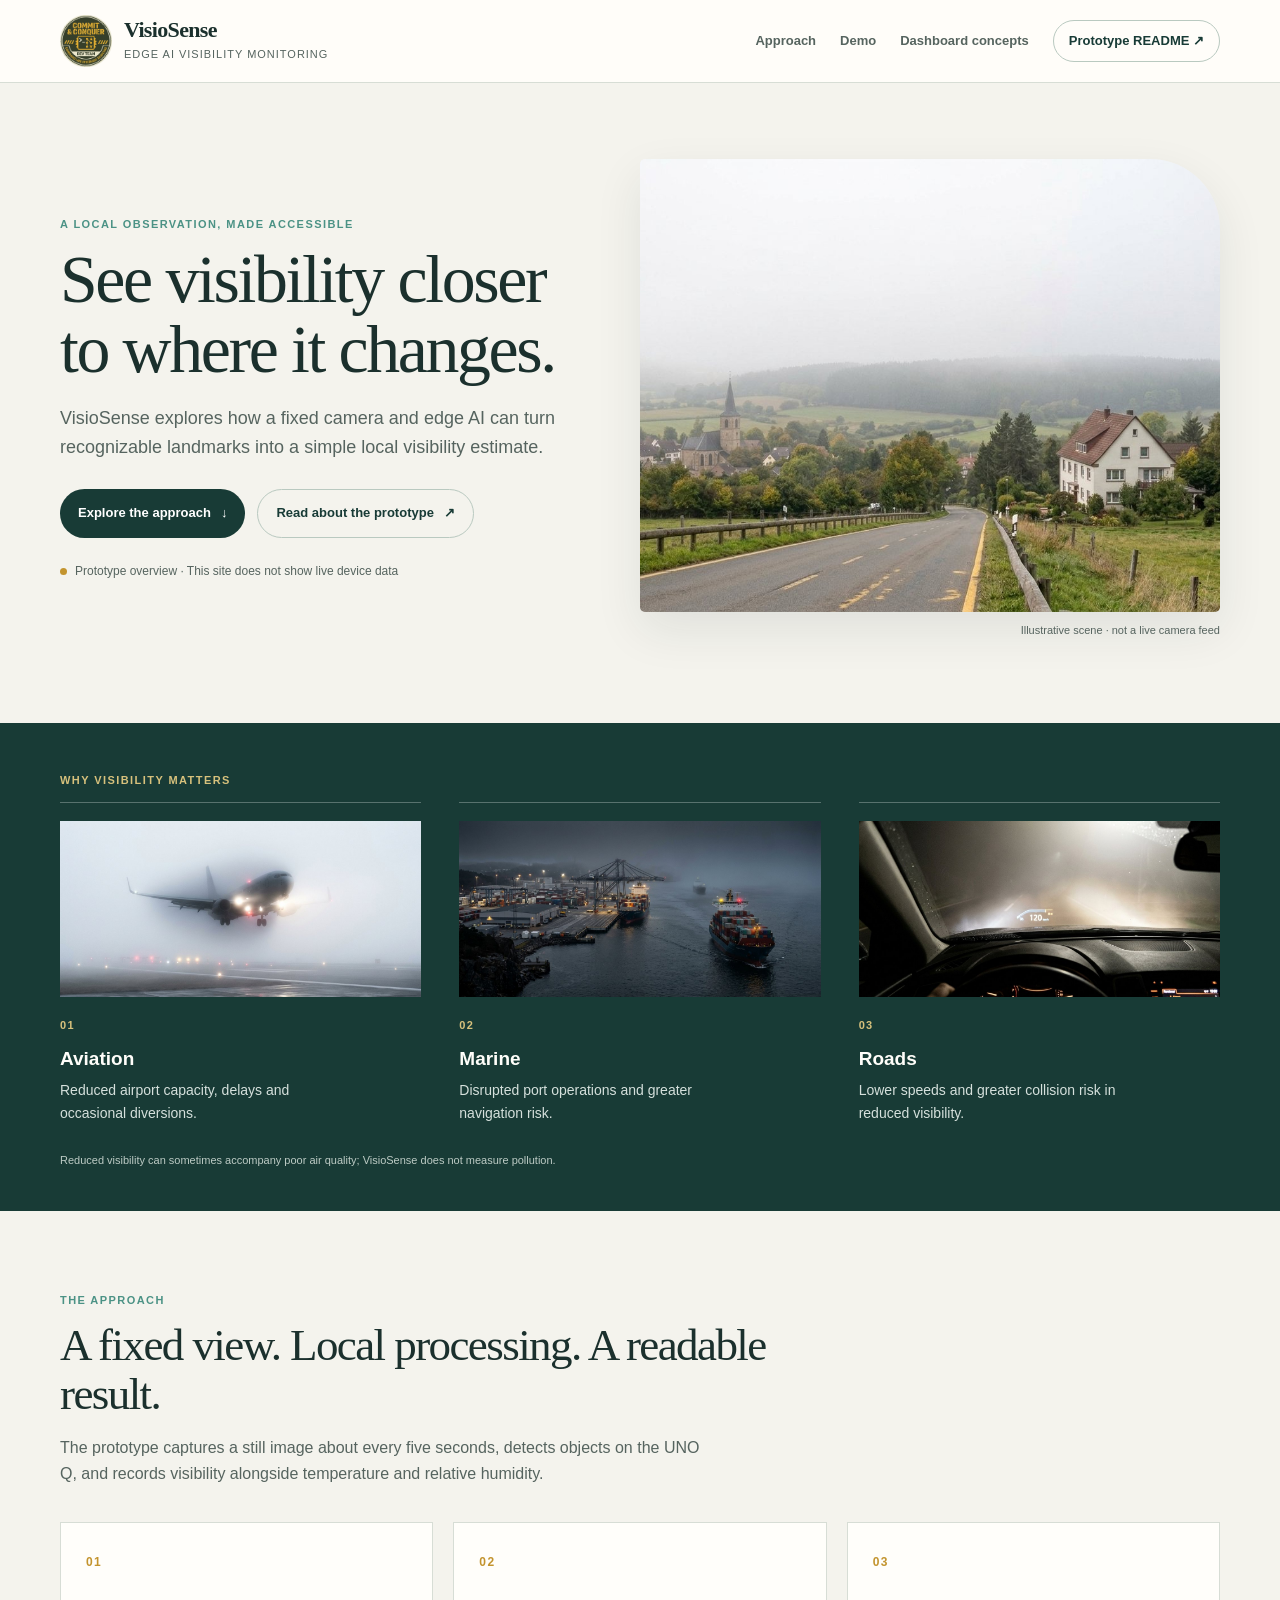
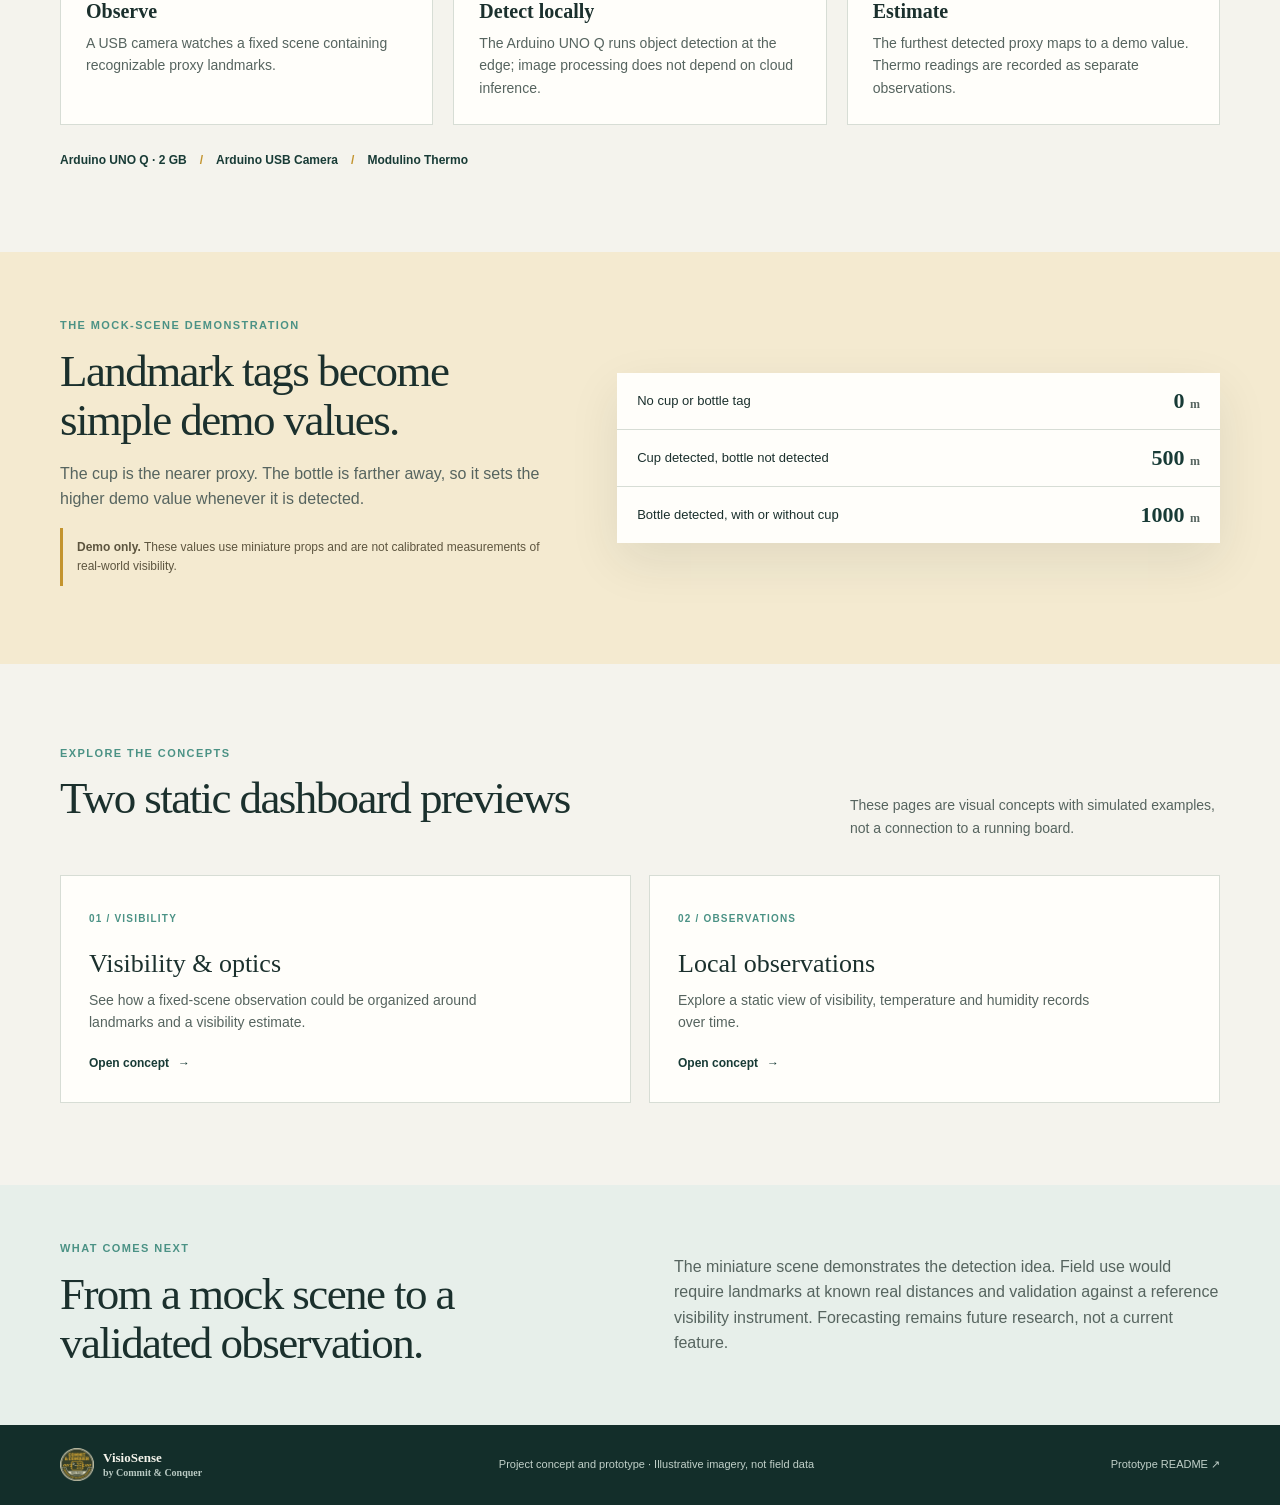
<file: mockup_interface/site/index.html>
<!doctype html>
<html lang="en">
  <head>
    <meta charset="utf-8">
    <meta name="viewport" content="width=device-width, initial-scale=1">
    <meta name="description" content="VisioSense explores local visibility monitoring with an Arduino UNO Q, a fixed camera and edge AI.">
    <meta name="theme-color" content="#183b36">
    <title>VisioSense — Local visibility, observed</title>
    <link rel="stylesheet" href="assets/styles.css">
  </head>
  <body>
    <header class="site-header">
      <div class="container header-inner">
        <a class="brand" href="index.html" aria-label="VisioSense home">
          <img src="assets/team-logo.png" alt="Commit &amp; Conquer team badge">
          <span><strong>VisioSense</strong><small>Edge AI visibility monitoring</small></span>
        </a>
        <nav class="main-nav" aria-label="Main navigation">
          <a href="#approach">Approach</a>
          <a href="#demo">Demo</a>
          <a href="#previews">Dashboard concepts</a>
          <a class="nav-cta" href="https://github.com/tackandr/Junction2026/blob/master/visiosense/README.md">Prototype README <span aria-hidden="true">↗</span></a>
        </nav>
      </div>
    </header>

    <main>
      <section class="hero container">
        <div class="hero-copy">
          <p class="eyebrow">A local observation, made accessible</p>
          <h1>See visibility closer to where it changes.</h1>
          <p class="hero-lede">VisioSense explores how a fixed camera and edge AI can turn recognizable landmarks into a simple local visibility estimate.</p>
          <div class="button-row">
            <a class="button button-primary" href="#approach">Explore the approach <span aria-hidden="true">↓</span></a>
            <a class="button button-secondary" href="https://github.com/tackandr/Junction2026/blob/master/visiosense/README.md">Read about the prototype <span aria-hidden="true">↗</span></a>
          </div>
          <p class="hero-note"><span class="status-dot" aria-hidden="true"></span> Prototype overview · This site does not show live device data</p>
        </div>
        <figure class="hero-visual">
          <img src="assets/fog-scene.jpg" alt="Illustrative landscape with a road and distant landmarks partly obscured by fog">
          <figcaption>Illustrative scene · not a live camera feed</figcaption>
        </figure>
      </section>

      <section class="impact-band">
        <div class="container impact-inner">
          <p class="eyebrow">Why visibility matters</p>
          <div class="impact-grid">
            <article><img src="assets/airport-fog.jpg" alt="Illustration of a plane landing through fog"><span class="impact-index">01</span><h2>Aviation</h2><p>Reduced airport capacity, delays and occasional diversions.</p></article>
            <article><img src="assets/harbor-fog.jpg" alt="Illustration of cargo ships in a foggy harbor"><span class="impact-index">02</span><h2>Marine</h2><p>Disrupted port operations and greater navigation risk.</p></article>
            <article><img src="assets/road-fog.jpg" alt="Illustration of a driver traveling on a foggy road"><span class="impact-index">03</span><h2>Roads</h2><p>Lower speeds and greater collision risk in reduced visibility.</p></article>
          </div>
          <p class="fine-print">Reduced visibility can sometimes accompany poor air quality; VisioSense does not measure pollution.</p>
        </div>
      </section>

      <section class="section container" id="approach">
        <div class="section-heading">
          <p class="eyebrow">The approach</p>
          <h2>A fixed view. Local processing. A readable result.</h2>
          <p>The prototype captures a still image about every five seconds, detects objects on the UNO Q, and records visibility alongside temperature and relative humidity.</p>
        </div>
        <div class="process-grid">
          <article class="process-step"><span class="step-number">01</span><h3>Observe</h3><p>A USB camera watches a fixed scene containing recognizable proxy landmarks.</p></article>
          <article class="process-step"><span class="step-number">02</span><h3>Detect locally</h3><p>The Arduino UNO Q runs object detection at the edge; image processing does not depend on cloud inference.</p></article>
          <article class="process-step"><span class="step-number">03</span><h3>Estimate</h3><p>The furthest detected proxy maps to a demo value. Thermo readings are recorded as separate observations.</p></article>
        </div>
        <div class="hardware-line">
          <span>Arduino UNO Q · 2 GB</span><span aria-hidden="true">/</span><span>Arduino USB Camera</span><span aria-hidden="true">/</span><span>Modulino Thermo</span>
        </div>
      </section>

      <section class="demo-section" id="demo">
        <div class="container demo-layout">
          <div>
            <p class="eyebrow">The mock-scene demonstration</p>
            <h2>Landmark tags become simple demo values.</h2>
            <p>The cup is the nearer proxy. The bottle is farther away, so it sets the higher demo value whenever it is detected.</p>
            <p class="notice"><strong>Demo only.</strong> These values use miniature props and are not calibrated measurements of real-world visibility.</p>
          </div>
          <div class="mapping-list" aria-label="Demo mapping from detected objects to displayed values">
            <div><span>No cup or bottle tag</span><strong>0 <small>m</small></strong></div>
            <div><span>Cup detected, bottle not detected</span><strong>500 <small>m</small></strong></div>
            <div><span>Bottle detected, with or without cup</span><strong>1000 <small>m</small></strong></div>
          </div>
        </div>
      </section>

      <section class="section container preview-section" id="previews">
        <div class="section-heading section-heading-row">
          <div><p class="eyebrow">Explore the concepts</p><h2>Two static dashboard previews</h2></div>
          <p>These pages are visual concepts with simulated examples, not a connection to a running board.</p>
        </div>
        <div class="preview-grid">
          <a class="preview-card" href="visibility.html">
            <span class="preview-number">01 / VISIBILITY</span>
            <h3>Visibility &amp; optics</h3>
            <p>See how a fixed-scene observation could be organized around landmarks and a visibility estimate.</p>
            <span class="preview-link">Open concept <span aria-hidden="true">→</span></span>
          </a>
          <a class="preview-card" href="realtime.html">
            <span class="preview-number">02 / OBSERVATIONS</span>
            <h3>Local observations</h3>
            <p>Explore a static view of visibility, temperature and humidity records over time.</p>
            <span class="preview-link">Open concept <span aria-hidden="true">→</span></span>
          </a>
        </div>
      </section>

      <section class="future-section">
        <div class="container future-inner">
          <div><p class="eyebrow">What comes next</p><h2>From a mock scene to a validated observation.</h2></div>
          <p>The miniature scene demonstrates the detection idea. Field use would require landmarks at known real distances and validation against a reference visibility instrument. Forecasting remains future research, not a current feature.</p>
        </div>
      </section>
    </main>

    <footer class="site-footer">
      <div class="container footer-inner">
        <div class="footer-brand"><img src="assets/team-logo.png" alt=""><span>VisioSense <small>by Commit &amp; Conquer</small></span></div>
        <p>Project concept and prototype · Illustrative imagery, not field data</p>
        <a href="https://github.com/tackandr/Junction2026/blob/master/visiosense/README.md">Prototype README <span aria-hidden="true">↗</span></a>
      </div>
    </footer>
  </body>
</html>
</file>
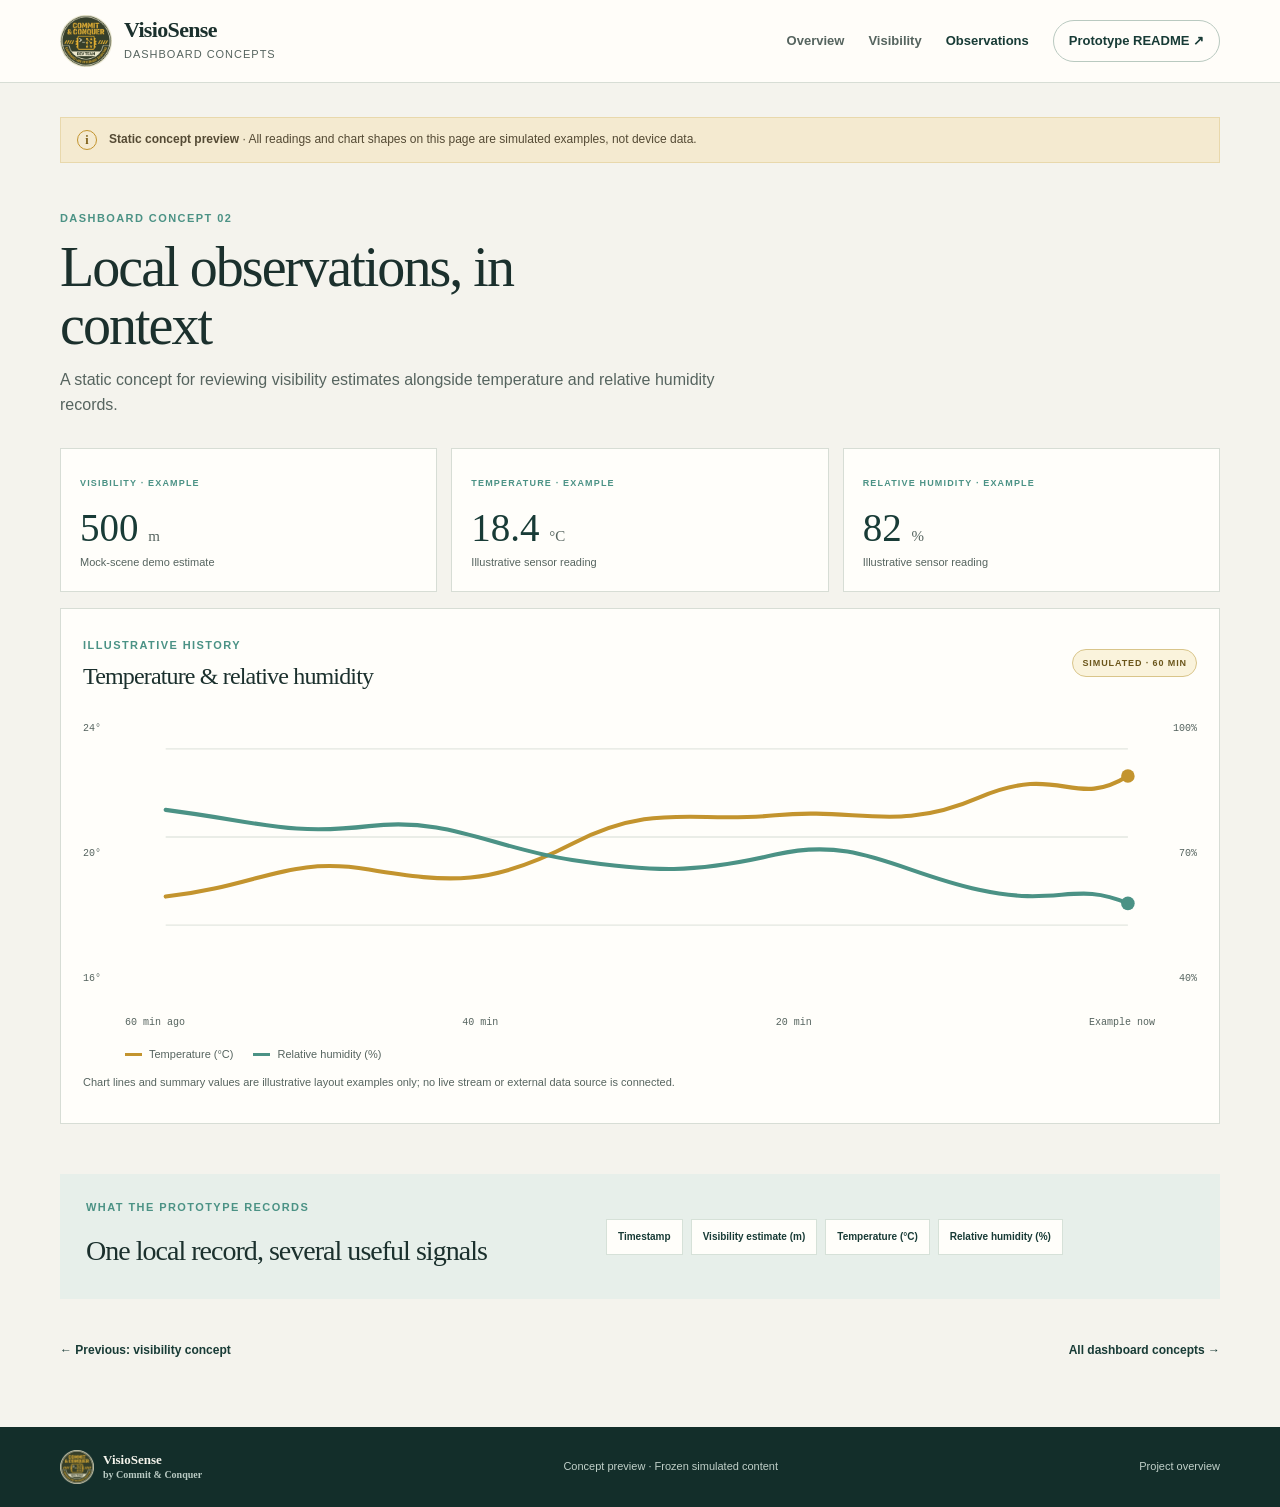
<file: mockup_interface/site/realtime.html>
<!doctype html>
<html lang="en">
  <head>
    <meta charset="utf-8">
    <meta name="viewport" content="width=device-width, initial-scale=1">
    <meta name="description" content="Static concept preview for time-stamped VisioSense observations.">
    <meta name="theme-color" content="#183b36">
    <title>Observations concept — VisioSense</title>
    <link rel="stylesheet" href="assets/styles.css">
  </head>
  <body>
    <header class="site-header">
      <div class="container header-inner">
        <a class="brand" href="index.html" aria-label="VisioSense home"><img src="assets/team-logo.png" alt="Commit &amp; Conquer team badge"><span><strong>VisioSense</strong><small>Dashboard concepts</small></span></a>
        <nav class="main-nav" aria-label="Main navigation"><a href="index.html">Overview</a><a href="visibility.html">Visibility</a><a aria-current="page" href="realtime.html">Observations</a><a class="nav-cta" href="https://github.com/tackandr/Junction2026/blob/master/visiosense/README.md">Prototype README <span aria-hidden="true">↗</span></a></nav>
      </div>
    </header>
    <main class="container page-main">
      <div class="preview-banner"><span class="preview-icon" aria-hidden="true">i</span><p><strong>Static concept preview</strong> · All readings and chart shapes on this page are simulated examples, not device data.</p></div>
      <section class="page-intro">
        <p class="eyebrow">Dashboard concept 02</p>
        <h1>Local observations, in context</h1>
        <p>A static concept for reviewing visibility estimates alongside temperature and relative humidity records.</p>
      </section>
      <section class="summary-grid" aria-label="Simulated example measurements">
        <article class="summary-panel"><span class="eyebrow">VISIBILITY · EXAMPLE</span><p class="summary-value">500 <small>m</small></p><p>Mock-scene demo estimate</p></article>
        <article class="summary-panel"><span class="eyebrow">TEMPERATURE · EXAMPLE</span><p class="summary-value">18.4 <small>°C</small></p><p>Illustrative sensor reading</p></article>
        <article class="summary-panel"><span class="eyebrow">RELATIVE HUMIDITY · EXAMPLE</span><p class="summary-value">82 <small>%</small></p><p>Illustrative sensor reading</p></article>
      </section>
      <section class="chart-panel" aria-labelledby="trend-title">
        <div class="panel-heading"><div><span class="eyebrow">Illustrative history</span><h2 id="trend-title">Temperature &amp; relative humidity</h2></div><span class="static-tag">SIMULATED · 60 MIN</span></div>
        <div class="chart-wrap">
          <div class="chart-axis-labels" aria-hidden="true"><span>24°</span><span>20°</span><span>16°</span></div>
          <div class="chart-axis-labels chart-axis-right" aria-hidden="true"><span>100%</span><span>70%</span><span>40%</span></div>
          <svg class="trend-chart" viewBox="0 0 760 220" role="img" aria-labelledby="chart-title chart-desc">
            <title id="chart-title">Simulated temperature and relative humidity trend</title>
            <desc id="chart-desc">Illustrative static curves over one hour. They do not represent measured sensor data.</desc>
            <line x1="30" y1="25" x2="740" y2="25" class="grid-line"/><line x1="30" y1="90" x2="740" y2="90" class="grid-line"/><line x1="30" y1="155" x2="740" y2="155" class="grid-line"/>
            <path d="M30 134 C100 126,120 104,180 114 S270 126,330 95 S420 80,480 74 S570 87,630 61 S700 70,740 45" class="chart-temp"/>
            <path d="M30 70 C100 79,120 89,180 82 S270 98,330 107 S420 117,480 103 S570 116,630 129 S700 122,740 139" class="chart-rh"/>
            <circle cx="740" cy="45" r="5" class="chart-dot-temp"/><circle cx="740" cy="139" r="5" class="chart-dot-rh"/>
          </svg>
          <div class="chart-time-labels"><span>60 min ago</span><span>40 min</span><span>20 min</span><span>Example now</span></div>
        </div>
        <div class="chart-legend"><span><i class="legend-temp"></i>Temperature (°C)</span><span><i class="legend-rh"></i>Relative humidity (%)</span></div>
        <p class="fine-print">Chart lines and summary values are illustrative layout examples only; no live stream or external data source is connected.</p>
      </section>
      <section class="record-section">
        <div><p class="eyebrow">What the prototype records</p><h2>One local record, several useful signals</h2></div>
        <div class="record-fields"><span>Timestamp</span><span>Visibility estimate (m)</span><span>Temperature (°C)</span><span>Relative humidity (%)</span></div>
      </section>
      <div class="page-end-links"><a class="text-link" href="visibility.html">← Previous: visibility concept</a><a class="text-link" href="index.html#previews">All dashboard concepts →</a></div>
    </main>
    <footer class="site-footer"><div class="container footer-inner"><div class="footer-brand"><img src="assets/team-logo.png" alt=""><span>VisioSense <small>by Commit &amp; Conquer</small></span></div><p>Concept preview · Frozen simulated content</p><a href="index.html">Project overview</a></div></footer>
  </body>
</html>
</file>
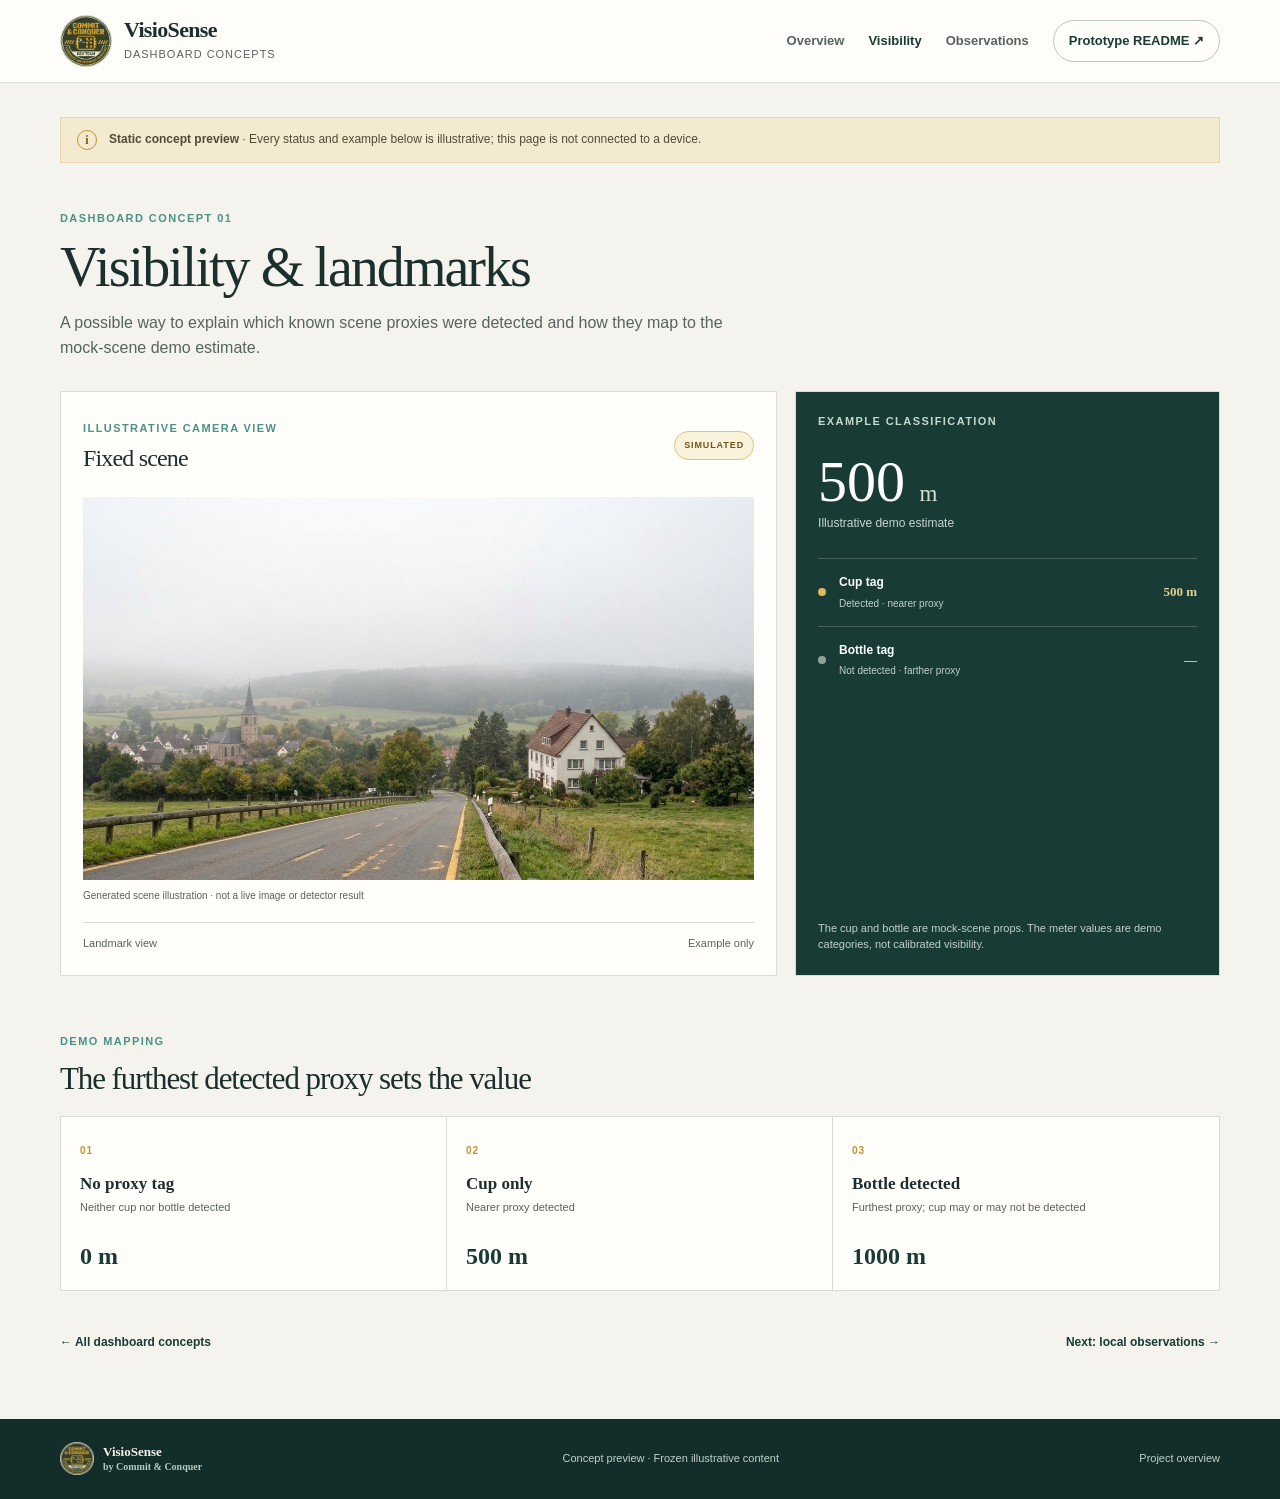
<file: mockup_interface/site/visibility.html>
<!doctype html>
<html lang="en">
  <head>
    <meta charset="utf-8">
    <meta name="viewport" content="width=device-width, initial-scale=1">
    <meta name="description" content="Static concept preview for landmark-based visibility monitoring.">
    <meta name="theme-color" content="#183b36">
    <title>Visibility concept — VisioSense</title>
    <link rel="stylesheet" href="assets/styles.css">
  </head>
  <body>
    <header class="site-header">
      <div class="container header-inner">
        <a class="brand" href="index.html" aria-label="VisioSense home"><img src="assets/team-logo.png" alt="Commit &amp; Conquer team badge"><span><strong>VisioSense</strong><small>Dashboard concepts</small></span></a>
        <nav class="main-nav" aria-label="Main navigation"><a href="index.html">Overview</a><a aria-current="page" href="visibility.html">Visibility</a><a href="realtime.html">Observations</a><a class="nav-cta" href="https://github.com/tackandr/Junction2026/blob/master/visiosense/README.md">Prototype README <span aria-hidden="true">↗</span></a></nav>
      </div>
    </header>
    <main class="container page-main">
      <div class="preview-banner"><span class="preview-icon" aria-hidden="true">i</span><p><strong>Static concept preview</strong> · Every status and example below is illustrative; this page is not connected to a device.</p></div>
      <section class="page-intro">
        <p class="eyebrow">Dashboard concept 01</p>
        <h1>Visibility &amp; landmarks</h1>
        <p>A possible way to explain which known scene proxies were detected and how they map to the mock-scene demo estimate.</p>
      </section>
      <section class="visibility-layout" aria-label="Illustrative visibility dashboard">
        <article class="scene-panel">
          <div class="panel-heading"><div><span class="eyebrow">Illustrative camera view</span><h2>Fixed scene</h2></div><span class="static-tag">SIMULATED</span></div>
          <figure class="scene-image"><img src="assets/fog-scene.jpg" alt="Generated illustration of a road and distant buildings in fog"><figcaption>Generated scene illustration · not a live image or detector result</figcaption></figure>
          <div class="scene-caption"><span>Landmark view</span><span>Example only</span></div>
        </article>
        <aside class="estimate-panel">
          <span class="eyebrow">Example classification</span>
          <p class="example-value">500 <span>m</span></p>
          <p class="example-caption">Illustrative demo estimate</p>
          <div class="example-rule"><span class="state-dot state-on" aria-hidden="true"></span><div><strong>Cup tag</strong><small>Detected · nearer proxy</small></div><b>500 m</b></div>
          <div class="example-rule"><span class="state-dot" aria-hidden="true"></span><div><strong>Bottle tag</strong><small>Not detected · farther proxy</small></div><b>—</b></div>
          <p class="fine-print">The cup and bottle are mock-scene props. The meter values are demo categories, not calibrated visibility.</p>
        </aside>
      </section>
      <section class="range-section">
        <div class="section-heading"><p class="eyebrow">Demo mapping</p><h2>The furthest detected proxy sets the value</h2></div>
        <div class="range-grid">
          <article><span class="range-index">01</span><h3>No proxy tag</h3><p>Neither cup nor bottle detected</p><strong>0 m</strong></article>
          <article><span class="range-index">02</span><h3>Cup only</h3><p>Nearer proxy detected</p><strong>500 m</strong></article>
          <article><span class="range-index">03</span><h3>Bottle detected</h3><p>Furthest proxy; cup may or may not be detected</p><strong>1000 m</strong></article>
        </div>
      </section>
      <div class="page-end-links"><a class="text-link" href="index.html#previews">← All dashboard concepts</a><a class="text-link" href="realtime.html">Next: local observations →</a></div>
    </main>
    <footer class="site-footer"><div class="container footer-inner"><div class="footer-brand"><img src="assets/team-logo.png" alt=""><span>VisioSense <small>by Commit &amp; Conquer</small></span></div><p>Concept preview · Frozen illustrative content</p><a href="index.html">Project overview</a></div></footer>
  </body>
</html>
</file>
<file: mockup_interface/site/assets/styles.css>
:root {
  color-scheme: light;
  --paper: #f4f3ed;
  --surface: #fffefa;
  --ink: #1b302d;
  --muted: #56645f;
  --line: #d7ddd5;
  --pine: #183b36;
  --pine-soft: #e7efea;
  --gold: #c3942e;
  --gold-soft: #f4ead0;
  --teal: #4b9285;
  --shadow: 0 18px 48px rgba(25, 48, 43, .09);
  font-family: Inter, "Avenir Next", Avenir, "Segoe UI", sans-serif;
}

* { box-sizing: border-box; }
html { scroll-behavior: smooth; }
body { margin: 0; background: var(--paper); color: var(--ink); line-height: 1.6; }
a { color: inherit; }
img { max-width: 100%; display: block; }
.container { width: min(1160px, calc(100% - 48px)); margin-inline: auto; }
.site-header { background: rgba(255, 254, 250, .96); border-bottom: 1px solid var(--line); }
.header-inner { min-height: 82px; display: flex; align-items: center; justify-content: space-between; gap: 24px; }
.brand { display: inline-flex; align-items: center; gap: 12px; text-decoration: none; flex: 0 0 auto; }
.brand img { width: 52px; height: 52px; object-fit: contain; }
.brand strong { display: block; font-family: Georgia, "Times New Roman", serif; font-size: 22px; font-weight: 600; letter-spacing: -.03em; line-height: 1.1; }
.brand small { display: block; color: var(--muted); font-size: 11px; letter-spacing: .09em; text-transform: uppercase; margin-top: 4px; }
.main-nav { display: flex; align-items: center; justify-content: flex-end; gap: 24px; flex-wrap: wrap; }
.main-nav a { color: var(--muted); text-decoration: none; font-size: 13px; font-weight: 600; }
.main-nav a:hover, .main-nav a[aria-current="page"] { color: var(--pine); }
.main-nav .nav-cta { color: var(--pine); border: 1px solid #b9c9c0; border-radius: 999px; padding: 10px 15px; }
.hero { display: grid; grid-template-columns: minmax(0, .95fr) minmax(0, 1.05fr); gap: 56px; align-items: center; padding-block: 76px 84px; }
.hero-copy { padding-block: 14px; }
.eyebrow { color: var(--teal); font-size: 11px; font-weight: 800; letter-spacing: .13em; line-height: 1.4; margin: 0 0 13px; text-transform: uppercase; }
h1, h2, h3, p { margin-top: 0; }
h1, h2, h3 { color: var(--ink); }
h1, h2 { font-family: Georgia, "Times New Roman", serif; font-weight: 500; letter-spacing: -.035em; }
h1 { max-width: 600px; font-size: clamp(44px, 5.3vw, 68px); line-height: 1.02; margin-bottom: 20px; }
.hero-lede { color: var(--muted); max-width: 540px; font-size: 18px; line-height: 1.6; }
.button-row { display: flex; flex-wrap: wrap; gap: 12px; margin-top: 28px; }
.button { border-radius: 999px; padding: 13px 18px; display: inline-flex; align-items: center; gap: 10px; text-decoration: none; font-size: 13px; font-weight: 700; transition: transform .15s ease, background .15s ease; }
.button:hover { transform: translateY(-2px); }
.button-primary { background: var(--pine); color: white; }
.button-primary:hover { background: #23544c; }
.button-secondary { border: 1px solid #b9c9c0; color: var(--pine); background: transparent; }
.hero-note { margin: 24px 0 0; color: var(--muted); font-size: 12px; display: flex; gap: 8px; align-items: center; }
.status-dot { width: 7px; height: 7px; border-radius: 50%; background: var(--gold); display: inline-block; }
.hero-visual { margin: 0; position: relative; }
.hero-visual img { width: 100%; aspect-ratio: 1.28; object-fit: cover; border-radius: 5px 70px 5px 5px; box-shadow: var(--shadow); }
.hero-visual figcaption { color: var(--muted); font-size: 11px; margin-top: 10px; text-align: right; }
.impact-band { background: var(--pine); color: #f5f4ec; padding-block: 50px 42px; }
.impact-band .eyebrow { color: #d7c17c; }
.impact-grid { display: grid; grid-template-columns: repeat(3, 1fr); gap: 38px; }
.impact-grid article { border-top: 1px solid rgba(255,255,255,.28); padding-top: 18px; }
.impact-grid img { width: 100%; aspect-ratio: 2.05; object-fit: cover; margin: 0 0 14px; }
.impact-index { color: #d7c17c; font-size: 11px; font-weight: 800; letter-spacing: .12em; }
.impact-grid h2 { color: #fffefa; font-family: inherit; font-size: 19px; font-weight: 600; line-height: 1.3; letter-spacing: 0; margin: 10px 0 8px; }
.impact-grid p { color: #d5e0dc; font-size: 14px; max-width: 290px; margin: 0; }
.fine-print { color: var(--muted); font-size: 11px; line-height: 1.5; }
.impact-band .fine-print { color: #bdcbc5; margin: 28px 0 0; }
.section { padding-block: 82px; }
.section-heading { max-width: 710px; margin-bottom: 36px; }
.section-heading h2, .demo-layout h2, .future-inner h2 { font-size: clamp(31px, 4vw, 45px); line-height: 1.1; margin-bottom: 15px; }
.section-heading > p:last-child { max-width: 660px; color: var(--muted); font-size: 16px; margin-bottom: 0; }
.process-grid { display: grid; grid-template-columns: repeat(3, 1fr); gap: 20px; }
.process-step { background: var(--surface); border: 1px solid var(--line); padding: 25px; min-height: 180px; }
.step-number { color: var(--gold); font-size: 12px; font-weight: 800; letter-spacing: .12em; }
.process-step h3 { font: 600 20px/1.3 Georgia, "Times New Roman", serif; margin: 24px 0 8px; }
.process-step p { color: var(--muted); font-size: 14px; margin: 0; }
.hardware-line { display: flex; flex-wrap: wrap; gap: 13px; align-items: center; margin-top: 26px; color: var(--pine); font-size: 12px; font-weight: 700; }
.hardware-line span:nth-child(even) { color: var(--gold); }
.demo-section { background: var(--gold-soft); padding-block: 66px; }
.demo-layout { display: grid; grid-template-columns: .9fr 1.1fr; align-items: center; gap: 64px; }
.demo-layout > div:first-child > p:not(.eyebrow):not(.notice) { color: var(--muted); }
.notice { border-left: 3px solid var(--gold); padding: 10px 0 10px 14px; color: #5d553f; font-size: 12px; }
.mapping-list { background: var(--surface); box-shadow: var(--shadow); }
.mapping-list > div { display: flex; align-items: center; justify-content: space-between; gap: 20px; padding: 17px 20px; border-bottom: 1px solid var(--line); font-size: 13px; }
.mapping-list > div:last-child { border-bottom: 0; }
.mapping-list strong { color: var(--pine); font: 600 22px/1 Georgia, "Times New Roman", serif; white-space: nowrap; }
.mapping-list small { font-family: inherit; font-size: 12px; font-weight: 600; line-height: 1; color: var(--muted); }
.section-heading-row { display: flex; align-items: end; justify-content: space-between; gap: 40px; max-width: none; }
.section-heading-row > p { max-width: 370px !important; font-size: 14px !important; }
.preview-grid { display: grid; grid-template-columns: repeat(2, 1fr); gap: 18px; }
.preview-card { display: block; padding: 28px; background: var(--surface); border: 1px solid var(--line); text-decoration: none; transition: transform .15s ease, box-shadow .15s ease; }
.preview-card:hover { transform: translateY(-3px); box-shadow: var(--shadow); }
.preview-number { color: var(--teal); font-size: 10px; font-weight: 800; letter-spacing: .12em; }
.preview-card h3 { font: 500 26px/1.2 Georgia, "Times New Roman", serif; margin: 18px 0 10px; }
.preview-card p { color: var(--muted); max-width: 440px; font-size: 14px; }
.preview-link { display: inline-flex; gap: 9px; align-items: center; color: var(--pine); font-size: 12px; font-weight: 800; margin-top: 6px; }
.future-section { background: var(--pine-soft); padding-block: 56px; }
.future-inner { display: grid; grid-template-columns: 1fr 1fr; gap: 68px; align-items: center; }
.future-inner h2 { margin: 0; }
.future-inner > p { color: var(--muted); margin: 0; }
.site-footer { background: #132e2a; color: #f5f4ec; padding-block: 23px; }
.footer-inner { display: flex; align-items: center; justify-content: space-between; gap: 20px; }
.footer-brand { display: flex; align-items: center; gap: 9px; font: 600 13px Georgia, "Times New Roman", serif; }
.footer-brand img { width: 34px; height: 34px; object-fit: contain; }
.footer-brand small { display: block; color: #b8c9c2; font-family: inherit; font-size: 10px; line-height: 1.4; }
.footer-inner p, .footer-inner > a { color: #c1d0c9; font-size: 11px; margin: 0; }
.footer-inner > a { text-decoration: none; }
.page-main { padding-block: 34px 66px; }
.preview-banner { display: flex; align-items: center; gap: 12px; background: var(--gold-soft); color: #544a34; padding: 12px 16px; border: 1px solid #e8d8ac; }
.preview-banner p { margin: 0; font-size: 12px; }
.preview-icon { display: grid; place-items: center; width: 20px; height: 20px; border-radius: 50%; border: 1px solid var(--gold); color: #7b5d16; font: 700 12px Georgia, serif; flex: 0 0 auto; }
.page-intro { padding-block: 48px 30px; }
.page-intro h1 { font-size: clamp(38px, 5vw, 56px); margin-bottom: 13px; }
.page-intro > p:last-child { color: var(--muted); max-width: 680px; margin: 0; font-size: 16px; }
.visibility-layout { display: grid; grid-template-columns: 1.35fr .8fr; gap: 18px; }
.scene-panel, .estimate-panel, .chart-panel, .summary-panel { background: var(--surface); border: 1px solid var(--line); padding: 22px; }
.panel-heading { display: flex; justify-content: space-between; align-items: center; gap: 20px; }
.panel-heading .eyebrow { margin-bottom: 5px; }
.panel-heading h2 { font-size: 24px; margin: 0; }
.static-tag { border: 1px solid #d9c58a; background: #faf3dc; color: #6b561b; border-radius: 999px; padding: 6px 9px; font-size: 9px; font-weight: 800; letter-spacing: .1em; white-space: nowrap; }
.scene-image { margin: 19px 0 0; }
.scene-image img { width: 100%; aspect-ratio: 1.75; object-fit: cover; }
.scene-image figcaption { color: var(--muted); font-size: 10px; margin-top: 8px; }
.scene-caption { display: flex; justify-content: space-between; margin-top: 18px; border-top: 1px solid var(--line); padding-top: 12px; color: var(--muted); font-size: 11px; }
.estimate-panel { background: var(--pine); color: white; display: flex; flex-direction: column; }
.estimate-panel .eyebrow { color: #c6d9cb; }
.example-value { font: 500 58px/.95 Georgia, "Times New Roman", serif; margin: 12px 0 5px; }
.example-value span { font-size: 23px; color: #d4dfd8; }
.example-caption { color: #c7d5cf; font-size: 12px; margin-bottom: 25px; }
.example-rule { display: grid; grid-template-columns: 10px 1fr auto; gap: 11px; align-items: center; border-top: 1px solid rgba(255,255,255,.2); padding: 14px 0; }
.example-rule strong, .example-rule small { display: block; }
.example-rule strong { font-size: 12px; }
.example-rule small { color: #c0d1ca; font-size: 10px; margin-top: 3px; }
.example-rule b { color: #e5d090; font: 600 13px Georgia, "Times New Roman", serif; white-space: nowrap; }
.state-dot { width: 8px; height: 8px; border-radius: 50%; background: #91a49b; }
.state-dot.state-on { background: #ddbb58; }
.estimate-panel .fine-print { color: #c0d1ca; margin: auto 0 0; padding-top: 16px; }
.range-section { padding-top: 58px; }
.range-section .section-heading { margin-bottom: 20px; }
.range-section .section-heading h2 { font-size: 31px; margin: 0; }
.range-grid { display: grid; grid-template-columns: repeat(3, 1fr); border: 1px solid var(--line); background: var(--surface); }
.range-grid article { padding: 19px; border-right: 1px solid var(--line); }
.range-grid article:last-child { border: 0; }
.range-index { color: var(--gold); font-size: 10px; font-weight: 800; letter-spacing: .1em; }
.range-grid h3 { font: 600 17px Georgia, "Times New Roman", serif; margin: 12px 0 5px; }
.range-grid p { color: var(--muted); font-size: 11px; min-height: 32px; margin: 0 0 12px; }
.range-grid strong { color: var(--pine); font: 600 24px Georgia, "Times New Roman", serif; }
.page-end-links { display: flex; justify-content: space-between; gap: 16px; margin-top: 42px; }
.text-link { color: var(--pine); font-size: 12px; font-weight: 700; text-decoration: none; }
.text-link:hover { text-decoration: underline; }
.summary-grid { display: grid; grid-template-columns: repeat(3, 1fr); gap: 14px; }
.summary-panel { padding: 19px; }
.summary-panel .eyebrow { font-size: 9px; }
.summary-value { font: 500 39px/1 Georgia, "Times New Roman", serif; margin: 15px 0 7px; color: var(--pine); }
.summary-value small { font: 500 15px Georgia, "Times New Roman", serif; color: var(--muted); }
.summary-panel > p:last-child { color: var(--muted); margin: 0; font-size: 11px; }
.chart-panel { margin-top: 16px; }
.chart-wrap { position: relative; padding: 20px 42px 0; }
.chart-axis-labels { position: absolute; left: 0; top: 29px; bottom: 44px; display: flex; flex-direction: column; justify-content: space-between; color: var(--muted); font: 10px/1 monospace; }
.chart-axis-right { left: auto; right: 0; align-items: flex-end; }
.trend-chart { width: 100%; height: auto; display: block; overflow: visible; }
.grid-line { stroke: #e3e7e0; stroke-width: 1; }
.chart-temp, .chart-rh { fill: none; stroke-width: 3; stroke-linecap: round; stroke-linejoin: round; }
.chart-temp { stroke: var(--gold); }
.chart-rh { stroke: var(--teal); }
.chart-dot-temp { fill: var(--gold); }
.chart-dot-rh { fill: var(--teal); }
.chart-time-labels { display: flex; justify-content: space-between; color: var(--muted); font: 10px monospace; margin-top: 4px; }
.chart-legend { display: flex; gap: 20px; flex-wrap: wrap; margin: 18px 0 10px 42px; color: var(--muted); font-size: 11px; }
.chart-legend span { display: inline-flex; align-items: center; gap: 7px; }
.chart-legend i { display: inline-block; width: 17px; height: 3px; }
.legend-temp { background: var(--gold); }
.legend-rh { background: var(--teal); }
.record-section { display: grid; grid-template-columns: 1fr 1.2fr; gap: 30px; align-items: center; margin-top: 50px; padding: 26px; background: var(--pine-soft); }
.record-section h2 { font-size: 28px; margin: 0; }
.record-fields { display: flex; flex-wrap: wrap; gap: 8px; }
.record-fields span { background: var(--surface); border: 1px solid #d6e1d8; color: var(--pine); padding: 9px 11px; font-size: 10px; font-weight: 700; }

@media (max-width: 850px) {
  .header-inner { align-items: flex-start; flex-direction: column; padding-block: 14px; }
  .main-nav { justify-content: flex-start; gap: 14px; }
  .hero { grid-template-columns: 1fr; gap: 32px; padding-block: 48px 58px; }
  .hero-visual img { aspect-ratio: 1.6; }
  .demo-layout, .future-inner { grid-template-columns: 1fr; gap: 28px; }
  .visibility-layout { grid-template-columns: 1fr; }
  .section-heading-row { align-items: flex-start; flex-direction: column; gap: 8px; }
  .record-section { grid-template-columns: 1fr; }
}
@media (max-width: 600px) {
  .container { width: min(100% - 32px, 520px); }
  .brand img { width: 44px; height: 44px; }
  .main-nav { gap: 9px 15px; }
  .main-nav a { font-size: 12px; }
  .main-nav .nav-cta { padding: 7px 10px; }
  .hero { padding-top: 40px; }
  .hero-lede { font-size: 16px; }
  .button-row { flex-direction: column; align-items: stretch; }
  .button { justify-content: center; }
  .impact-grid, .process-grid, .preview-grid, .summary-grid, .range-grid { grid-template-columns: 1fr; }
  .impact-grid { gap: 20px; }
  .impact-grid article { padding-top: 13px; }
  .section { padding-block: 58px; }
  .demo-section { padding-block: 50px; }
  .hardware-line { gap: 8px; font-size: 10px; }
  .range-grid article { border-right: 0; border-bottom: 1px solid var(--line); }
  .range-grid article:last-child { border-bottom: 0; }
  .range-grid p { min-height: 0; }
  .page-main { padding-top: 20px; }
  .page-intro { padding-top: 37px; }
  .scene-panel, .estimate-panel, .chart-panel { padding: 16px; }
  .example-value { font-size: 50px; }
  .chart-time-labels { font-size: 8px; }
  .page-end-links { flex-direction: column; }
  .footer-inner { align-items: flex-start; flex-direction: column; }
}
@media (prefers-reduced-motion: reduce) {
  html { scroll-behavior: auto; }
  *, *::before, *::after { transition-duration: .01ms !important; animation-duration: .01ms !important; }
}
</file>
